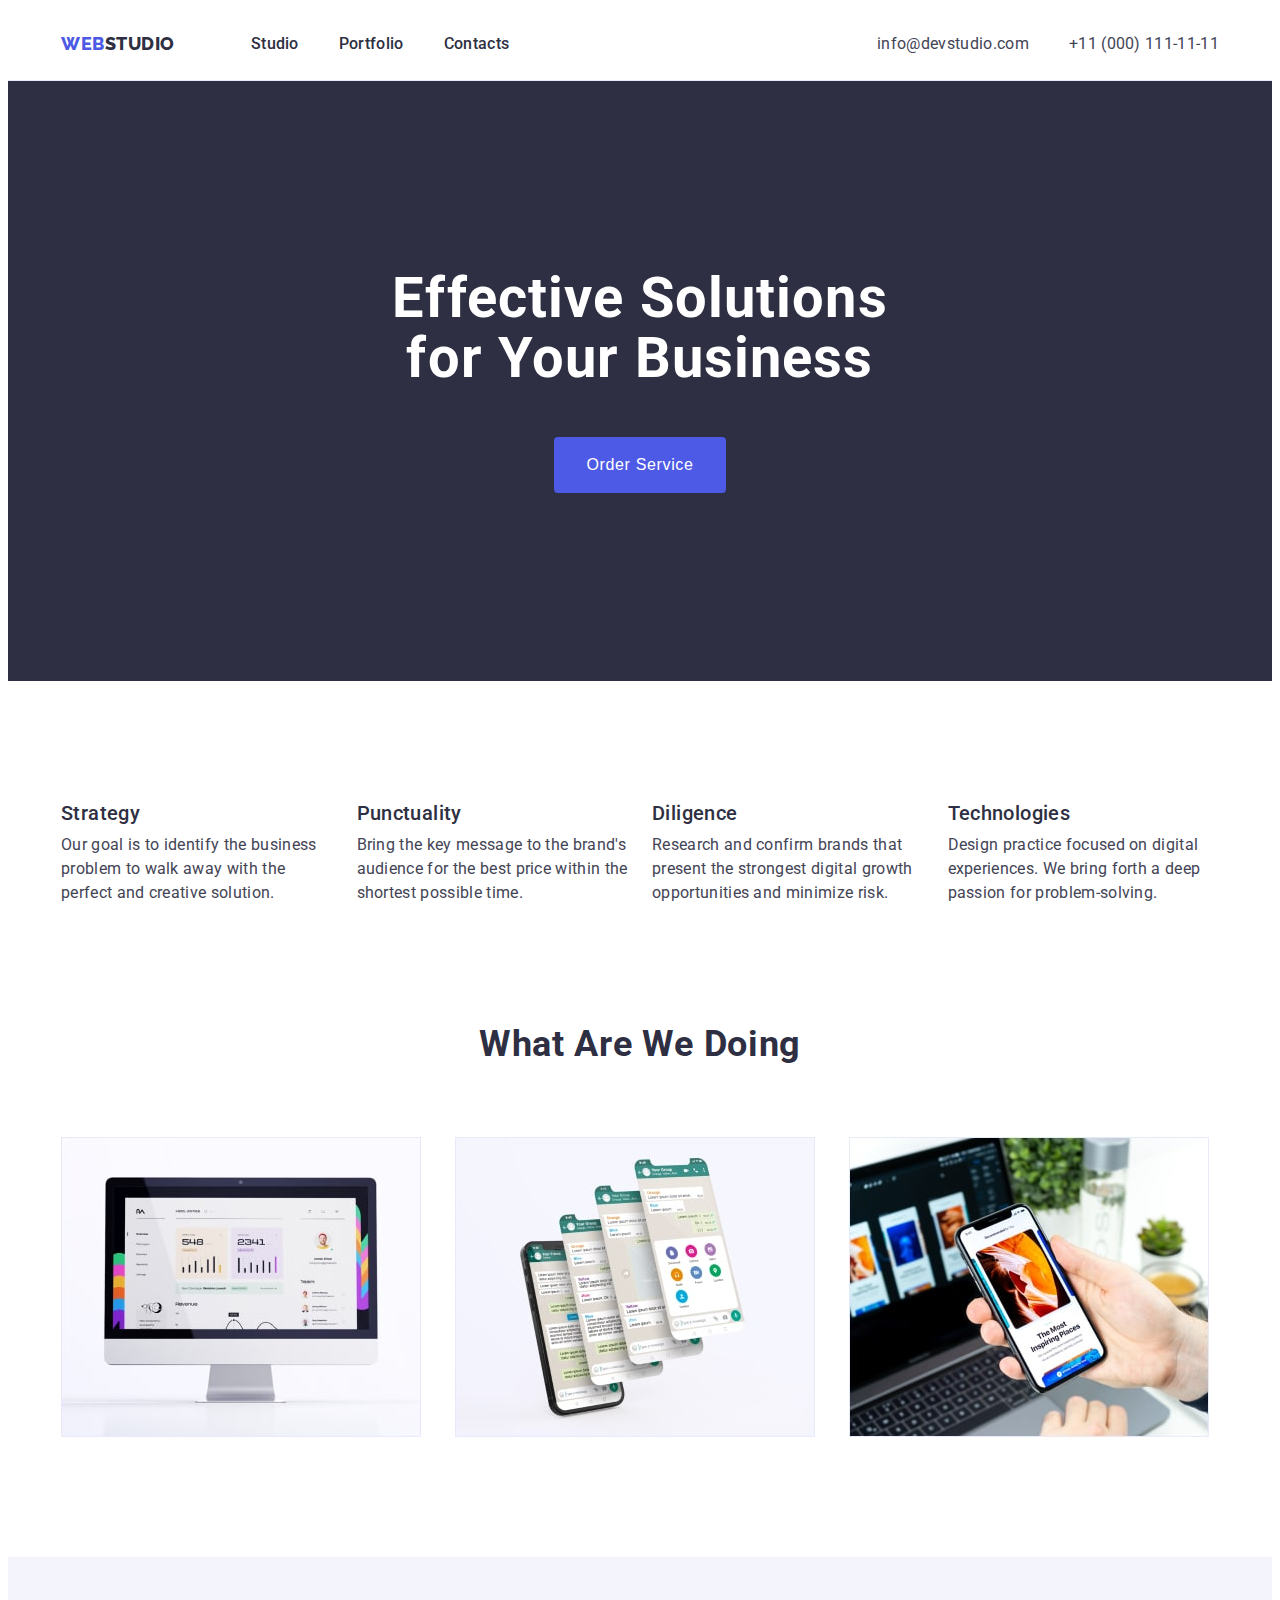
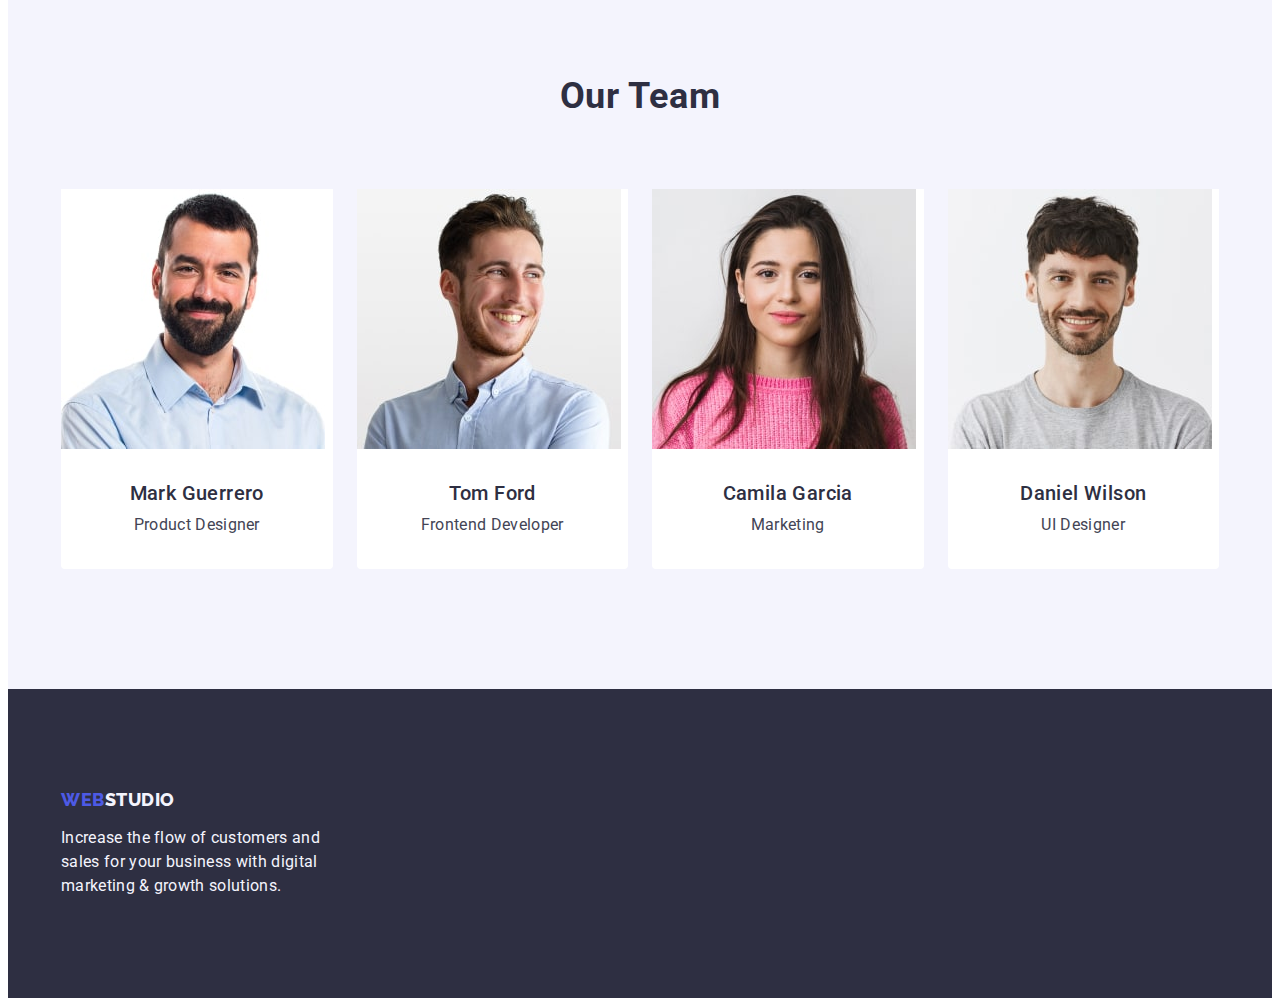
<file: index.html>
<!DOCTYPE html>
<html lang="en">

<head>
    <meta charset="UTF-8">
    <meta http-equiv="X-UA-Compatible" content="IE=edge">
    <meta name="viewport" content="width=device-width, initial-scale=1.0">
    <title>Web Studio</title>
    <link rel="preconnect" href="https://fonts.googleapis.com">
    <link rel="preconnect" href="https://fonts.gstatic.com" crossorigin>
    <link href="https://fonts.googleapis.com/css2?family=Raleway:wght@800&family=Roboto:wght@400;500;700;900&display=swap"
        rel="stylesheet">
    <link rel="stylesheet" href="https://cdnjs.cloudflare.com/ajax/libs/modern-normalize/2.0.0/modern-normalize.min.css"
        integrity="sha512-4xo8blKMVCiXpTaLzQSLSw3KFOVPWhm/TRtuPVc4WG6kUgjH6J03IBuG7JZPkcWMxJ5huwaBpOpnwYElP/m6wg=="
        crossorigin="anonymous" referrerpolicy="no-referrer" />
    <link rel="stylesheet" href="./css/styles.css">
</head>

<body>
    <header class="header">
        <div class="container header-container">
            <nav class="header-nav">
                <a href="./index.html" class="header-logo link">
                    Web<span class="header-logo-last">Studio</span>
                </a>
                <ul class="list header-menu">
                    <li><a href="./index.html" class="header-menu-item link">Studio</a></li>
                    <li><a href="./portfolio.html" class="header-menu-item link">Portfolio</a></li>
                    <li><a href="" class="header-menu-item link">Contacts</a></li>
                </ul>
            </nav>
            <address>
                <ul class="list header-address">
                    <li><a href="mailto:info@devstudio.com" class="header-address-item link">info@devstudio.com</a></li>
                    <li><a href="tel:+110001111111" class="header-address-item link">+11 (000) 111-11-11</a></li>
                </ul>
            </address>
        </div>
    </header>

    <main>
        <section class="hero">
            <div class="container">
                <h1 class="hero-title">Effective Solutions for Your Business</h1>
                <button type="button" class="hero-bottom-text">Order Service</button>
            </div>
        </section>

        <section class="feature">
            <div class="container">
                <h2 class="visually-hidden">Solutions</h2>

                <ul class="list feature-list">
                    <li class="item">
                        <h3 class="feature-list-head">Strategy</h3>
                        <p class="feature-text">
                            Our goal is to identify the business problem to walk away with the perfect and creative solution.
                        </p>
                    </li>
                    <li class="item">
                        <h3 class="feature-list-head">Punctuality</h3>
                        <p class="feature-text">
                            Bring the key message to the brand's audience for the best price within the shortest possible time.
                        </p>
                    </li>
                    <li class="item">
                        <h3 class="feature-list-head">Diligence</h3>
                        <p class="feature-text">
                            Research and confirm brands that present the strongest digital growth opportunities and minimize risk.
                        </p>
                    </li>
                    <li class="item">
                        <h3 class="feature-list-head">Technologies</h3>
                        <p class="feature-text">
                            Design practice focused on digital experiences. We bring forth a deep passion for problem-solving.
                        </p>
                    </li>
                </ul>

            </div>
        </section>

        <section class="doing">
            <div class="container">
                <h2 class="doing-head">What are we doing</h2>
                <ul class="link list doing-list">
                    <li class="item">
                        <img src="./images/doing/doing1.jpg" alt="Desktop" width="360" height="300" />
                    </li>
                    <li class="item">
                        <img src="./images/doing/doing2.jpg" alt="App for Mobile" width="360" height="300" />
                    </li>
                    <li class="item">
                        <img src="./images/doing/doing3.jpg" alt="Laptop" width="360" height="300" />
                    </li>
                </ul>
            </div>
        </section>

        <section class="team">
            <div class="container">
                <h2 class="team-head">Our Team</h2>

                <ul class="list team-list">
                    <li class="team-list-item">
                        <img src="./images/team/team1.jpg" alt="Mark Guerrero" width="264" height="260" />
                        <div class="team-list-name">
                            <h3 class="team-h">Mark Guerrero</h3>
                            <p class="team-p">Product Designer</p>
                        </div>
                    </li>
                    <li class="team-list-item">
                        <img src="./images/team/team2.jpg" alt="Tom Ford" width="264" height="260" />
                        <div class="team-list-name">
                            <h3 class="team-h">Tom Ford</h3>
                            <p class="team-p">Frontend Developer</p>
                        </div>
                    </li>
                    <li class="team-list-item">
                        <img src="./images/team/team3.jpg" alt="Camila Garcia" width="264" height="260" />
                        <div class="team-list-name">
                            <h3 class="team-h">Camila Garcia</h3>
                            <p class="team-p">Marketing</p>
                        </div>
                    </li>
                    <li class="team-list-item">
                        <img src="./images/team/team4.jpg" alt="Daniel Wilson" width="264" height="260" />
                        <div class="team-list-name">
                            <h3 class="team-h">Daniel Wilson</h3>
                            <p class="team-p">UI Designer</p>
                        </div>
                    </li>
                </ul>

            </div>
        </section>

    </main>

    <footer class="footer">
        <div class="container">
            <a href="./index.html" class="footer-logo link">
                Web<span class="footer-logo-last">Studio</span>
            </a>
            <p class="footer-title">
                Increase the flow of customers and sales for your business with digital marketing & growth solutions.
            </p>
        </div>
    </footer>
    
</body>
</html>
</file>
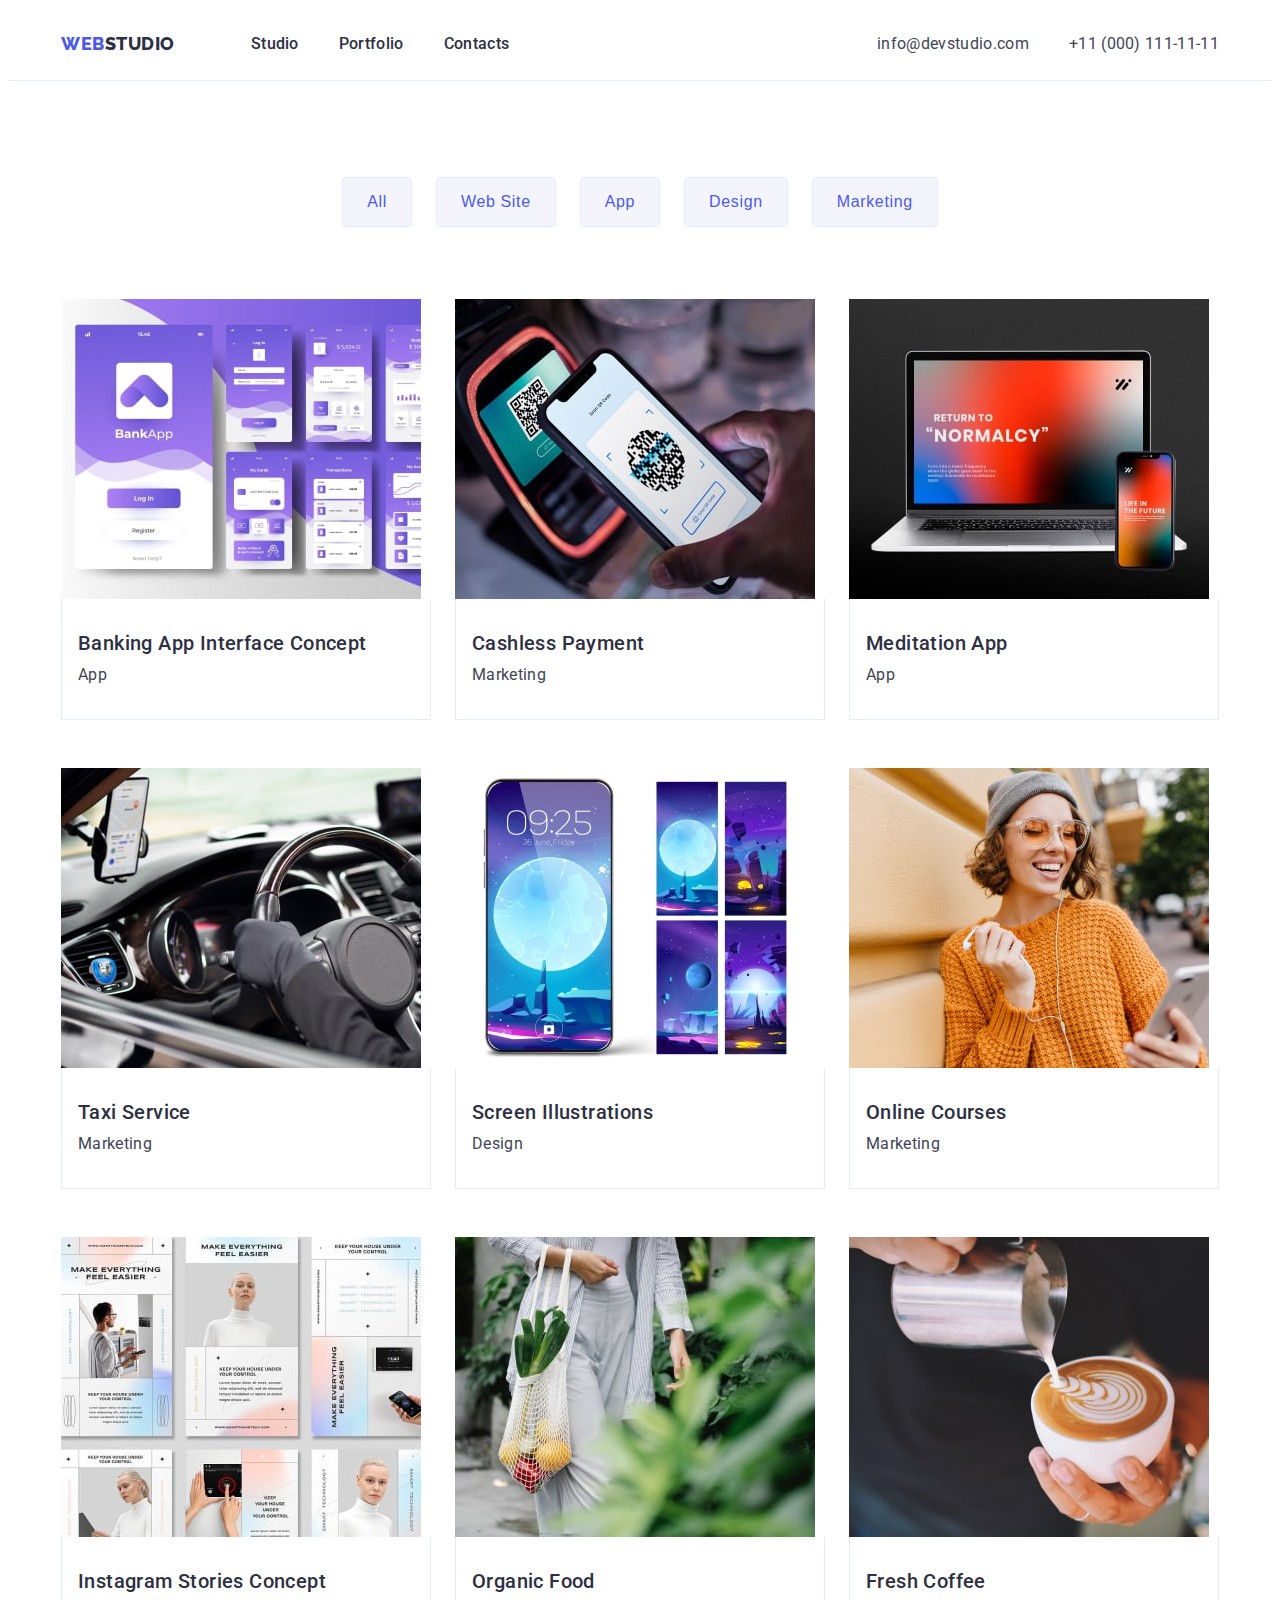
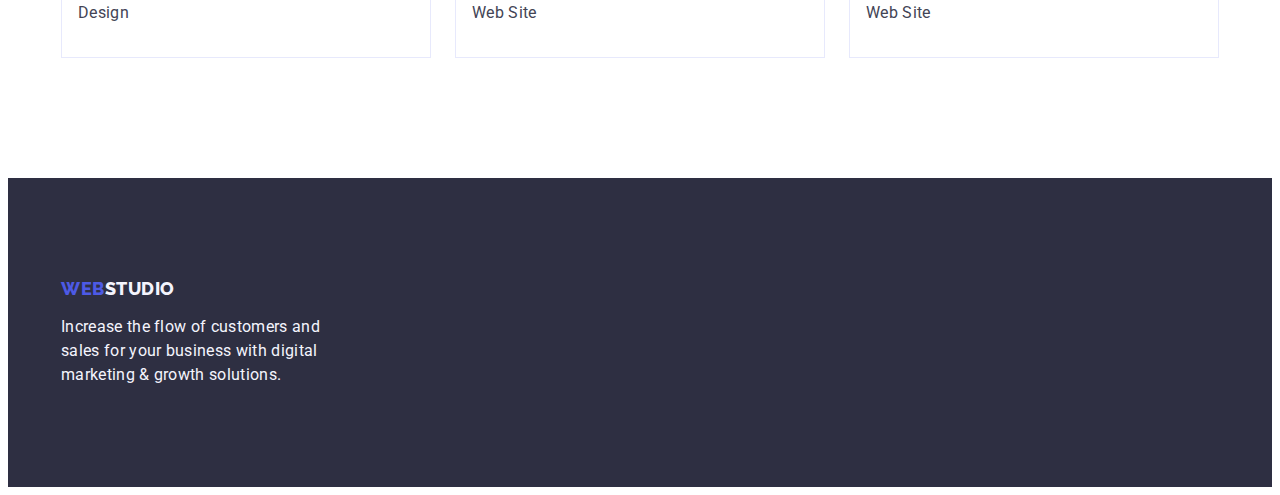
<file: portfolio.html>
<!DOCTYPE html>
<html lang="en">

<head>
    <meta charset="UTF-8">
    <meta http-equiv="X-UA-Compatible" content="IE=edge">
    <meta name="viewport" content="width=device-width, initial-scale=1.0">
    <title>Web Studio</title>
    <link rel="preconnect" href="https://fonts.googleapis.com">
    <link rel="preconnect" href="https://fonts.gstatic.com" crossorigin>
    <link href="https://fonts.googleapis.com/css2?family=Raleway:wght@800&family=Roboto:wght@400;500;700;900&display=swap"
        rel="stylesheet">
    <link rel="stylesheet" href="https://cdnjs.cloudflare.com/ajax/libs/modern-normalize/2.0.0/modern-normalize.min.css"
        integrity="sha512-4xo8blKMVCiXpTaLzQSLSw3KFOVPWhm/TRtuPVc4WG6kUgjH6J03IBuG7JZPkcWMxJ5huwaBpOpnwYElP/m6wg=="
        crossorigin="anonymous" referrerpolicy="no-referrer" />
    <link rel="stylesheet" href="./css/styles.css">
</head>

<body>
    <header class="header">
        <div class="container header-container">
            <nav class="header-nav">
                <a href="./index.html" class="header-logo link">
                    Web<span class="header-logo-last">Studio</span>
                </a>
                <ul class="list header-menu">
                    <li><a href="./index.html" class="header-menu-item link">Studio</a></li>
                    <li><a href="./portfolio.html" class="header-menu-item link">Portfolio</a></li>
                    <li><a href="" class="header-menu-item link">Contacts</a></li>
                </ul>
            </nav>
            <address>
                <ul class="list header-address">
                    <li><a href="mailto:info@devstudio.com" class="header-address-item link">info@devstudio.com</a></li>
                    <li><a href="tel:+110001111111" class="header-address-item link">+11 (000) 111-11-11</a></li>
                </ul>
            </address>
        </div>
    </header>

    <main>
        <section class="filter">
            <div class="container">
                <h1 class="visually-hidden">Portfolio</h1>
                <ul class="list filter-list">
                    <li><button type="button" class="filter-btn">All</button></li>
                    <li><button type="button" class="filter-btn">Web Site</button></li>
                    <li><button type="button" class="filter-btn">App</button></li>
                    <li><button type="button" class="filter-btn">Design</button></li>
                    <li><button type="button" class="filter-btn">Marketing</button></li>
                </ul>

                <ul class="list card-list">
                    <li class="item">
                        <a href="" class="link">
                            <img src="./images/portfolio/BankingApp221-min.jpg" alt="Banking App Interface Concept" width="360" height="300" />
                            <div class="card-list-container">
                                <h2 class="card-list-h">Banking App Interface Concept</h2>
                                <p class="card-list-p">App</p>
                            </div>
                        </a>
                    </li>
                    <li class="item">
                        <a href="" class="link">
                            <img src="./images/portfolio/CashlessPayment222-min.jpg" alt="Cashless Payment" width="360" height="300" />
                            <div class="card-list-container">
                                <h2 class="card-list-h">Cashless Payment</h2>
                                <p class="card-list-p">Marketing</p>
                            </div>
                        </a>
                    </li>
                    <li class="item">
                        <a href="" class="link">
                            <img src="./images/portfolio/Medition223-min.jpg" alt="Meditation App" width="360" height="300" />
                            <div class="card-list-container">
                                <h2 class="card-list-h">Meditation App</h2>
                                <p class="card-list-p">App</p>
                            </div>
                        </a>
                    </li>
                    <li class="item">
                        <a href="" class="link">
                            <img src="./images/portfolio/TaxiService231-min.jpg" alt="Taxi Service" width="360" height="300" />
                            <div class="card-list-container">
                                <h2 class="card-list-h">Taxi Service</h2>
                                <p class="card-list-p">Marketing</p>
                            </div>
                        </a>
                    </li>
                    <li class="item">
                        <a href="" class="link">
                            <img src="./images/portfolio/ScreenIllusrations232-min.jpg" alt="Screen Illustrations" width="360" height="300" />
                            <div class="card-list-container">
                                <h2 class="card-list-h">Screen Illustrations</h2>
                                <p class="card-list-p">Design</p>
                            </div>
                        </a>
                    </li>
                    <li class="item">
                        <a href="" class="link">
                            <img src="./images/portfolio/OnlineCourses233-min.jpg" alt="Online Courses" width="360" height="300" />
                            <div class="card-list-container">
                                <h2 class="card-list-h">Online Courses</h2>
                                <p class="card-list-p">Marketing</p>
                            </div>
                        </a>
                    </li>
                    <li class="item">
                        <a href="" class="link">
                            <img src="./images/portfolio/InstagramStoriesConcept241-min.jpg" alt="Instagram Stories Concept" width="360" height="300" />
                            <div class="card-list-container">
                                <h2 class="card-list-h">Instagram Stories Concept</h2>
                                <p class="card-list-p">Design</p>
                            </div>
                        </a>
                    </li>
                    <li class="item">
                        <a href="" class="link">
                            <img src="./images/portfolio/OrganicFood242-min.jpg" alt="Organic Food" width="360" height="300" />
                            <div class="card-list-container">
                                <h2 class="card-list-h">Organic Food</h2>
                                <p class="card-list-p">Web Site</p>
                            </div>
                        </a>
                    </li>
                    <li class="item">
                        <a href="" class="link">
                            <img src="./images/portfolio/FreshCoffee243-min.jpg" alt="Fresh Coffee" width="360" height="300" />
                            <div class="card-list-container">
                                <h2 class="card-list-h">Fresh Coffee</h2>
                                <p class="card-list-p">Web Site</p>
                            </div>
                        </a>
                    </li>
                </ul>
            </div>
        </section>
    </main>

    <footer class="footer">
        <div class="container">
            <a href="./index.html" class="footer-logo link">
                Web<span class="footer-logo-last">Studio</span>
            </a>
            <p class="footer-title">
                Increase the flow of customers and sales for your business with digital marketing & growth solutions.
            </p>
        </div>
    </footer>
    
</html>
</file>
<file: css/styles.css>
:root {
    --primary-brand: #4D5AE5;
    --pressed-state: #404BBF;
    --dark: #2E2F42;
    --success: #31D0AA;
    --text: #434455;
    --subtle-text: #8E8F99;
    --accent: #E7E9FC;
    --light: #F4F4FD;
    --modal-overlay: #ABACB3;
    --hero-background: #6D6D7B;
    --white-background: #FFFFFF;
    --modal-background: #FCFCFC;
    --primaty-font: 'Roboto', sans-serif;
    --card-set-gap: 24px;   
}

body {
    font-family: var(--primaty-font);
    background-color: var(--white-background);
    color: var(--text);
}

p,
h1,
h2,
h3,
h4,
h5,
h6 {
    margin-top: 0;
    margin-bottom: 0;
}

ul,
ol {
    margin-top: 0;
    margin-bottom: 0;
    padding-left: 0;
}

.list {
    list-style-type: none;
}

.link {
    text-decoration: none;
}

button {
    cursor: pointer;
}

img {
    display: block;
    max-width: 100%;
}

.visually-hidden {
    position: absolute;
    width: 1px;
    height: 1px;
    margin: -1px;
    border: 0;
    padding: 0;
    white-space: nowrap;
    clip-path: inset(100%);
    clip: rect(0 0 0 0);
    overflow: hidden;
}

.container {
    max-width: 1158px;
    padding-right: 15px;
    padding-left: 15px;
    margin-left: auto;
    margin-right: auto;
}

/**-------------- HEADER------------------ */

.header {
    background-color: var(--bg-color);
    border-bottom: 1px solid var(--accent);
}

.header-container {
    display: flex;
    align-items: center;
    justify-content: space-between;
}

.header-nav {
    display: flex;
    align-items: center;
}

.header-logo {
    font-family: 'Raleway', sans-serif;
    font-weight: 800;
    font-size: 18px;
    line-height: 1.17;
    letter-spacing: 0.03em;
    text-transform: uppercase;
    color: var(--primary-brand);
    margin-right: 76px;
}

.header-logo-last {
    color: var(--dark);
}

.header-menu {
    display: flex;
    align-items: center;
    gap: 40px;
}

.header-menu-item {
    font-weight: 500;
    font-size: 16px;
    line-height: 1.5;
    letter-spacing: 0.02em;
    color: var(--dark);
    padding: 24px 0;
}

.header-menu-item:hover,
.header-menu-item:focus {
    color: var(--pressed-state);
}

.header-address {
    color: var(--dark);
    display: flex;
    align-items: center;
    padding: 24px 0;
    gap: 40px;
}

.header-address-item {
    font-style: normal;
    font-size: 16px;
    line-height: 1.5;
    letter-spacing: 0.02em;
    color: var(--text);
}

.header-address-item:hover,
.header-address-item:focus {
    color: var(--pressed-state);
}

/**-------------- HERO------------------ */

.hero {
    background: var(--dark);
    padding: 188px 0px;
}

.hero-title {
    font-size: 56px;
    line-height: 1.07;
    text-align: center;
    letter-spacing: 0.02em;
    color: var(--white-background);

    margin-left: auto;
    margin-right: auto;
    margin-bottom: 48px;
    max-width: 496px;

}

.hero-bottom-text {
    font-weight: 500;
    font-size: 16px;
    line-height: 1.5;
    background: var(--primary-brand);
    color: var(--white-background);
    letter-spacing: 0.04em;

    padding: 16px 32px;
    border: none;
    border-radius: 4px;
    display: block;
    margin: 0 auto;
    min-width: 169px;
    height: 56px;

}

.hero-bottom-text:hover,
.hero-bottom-text:focus {
    background: var(--pressed-state);
}

/**-------------- Feature--------------- */

.feature {
    padding: 120px 0;;
}

.feature-list {
    display: flex;
    gap: 24px;
}

.feature-list>.item {
    flex-basis: calc((100% - 72px) / 4);
}

.feature-list-head {
    font-weight: 500;
    font-size: 20px;
    line-height: 1.2;
    letter-spacing: 0.02em;
    color: var(--dark);
    margin-bottom: 8px;
}

.feature-text {
    font-size: 16px;
    line-height: 1.5;
    letter-spacing: 0.02em;
    color: var(--text);
}

/**-------------- doing------------------ */

.doing {
    padding-bottom: 120px;
}

.doing-head {
    font-size: 36px;
    line-height: 1.11;
    text-align: center;
    letter-spacing: 0.02em;
    text-transform: capitalize;
    color: var(--dark);
    margin-bottom: 72px;
}

.doing-list {
    display: flex;
    gap: 24px;
}

.doing-list>.item {
    flex-basis: calc((100% - 48px) / 3);
}

/**-------------- Team------------------ */

.team {
    background: var(--light);
    padding: 120px 0;
} 

.team-head {
    font-size: 36px;
    line-height: 1.11;
    text-align: center;
    letter-spacing: 0.02em;
    text-transform: capitalize;
    color: var(--dark);
    margin-bottom: 72px;
}

.team-list {
    display: flex;
    gap: 24px;
}

.team-list-item {
    background-color: var(--white-background);
    flex-basis: calc((100% - 72px) / 4);
    border-radius: 0px 0px 4px 4px;
}

.team-list-name {
    padding: 32px 0;
}

.team-h {
    font-weight: 500;
    font-size: 20px;
    line-height: 1.2;
    text-align: center;
    letter-spacing: 0.02em;
    color: var(--dark);
    margin-bottom: 8px;
}

.team-p {
    font-size: 16px;
    line-height: 1.5;
    text-align: center;
    letter-spacing: 0.02em;
    color: var(--text);
}

/**============== Portfolio ============= */

/**------------- Filter btn------------- */

.filter {
    padding: 96px 0px 120px 0px;
}

.filter-list {
    display: flex;
    justify-content: center;
    gap: 24px;
    margin-bottom: 72px;
}

.filter-btn {
    padding: 12px 24px;
    border: 1px solid var(--accent);
    border-radius: 4px;

    font-weight: 500;
    font-size: 16px;
    line-height: 1.5;
    text-align: center;
    letter-spacing: 0.04em;
    background-color: var(--light);
    color: var(--primary-brand);
}

.filter-btn:hover,
.filter-btn:focus {
    background-color: var(--pressed-state);
    color: var(--white-background);
    border: 1px solid transparent
}

/**------------- Project card------------- */

.card-list {
    display: flex;
    flex-wrap: wrap;
    column-gap: 24px;
    row-gap: 48px;
}

.card-list-container {
    padding: 32px 16px;
    border: 1px solid var(--accent);
    border-top: none;
}

.card-list>.item {
    flex-basis: calc((100% - 48px) / 3);
}

.card-list-h {
    font-weight: 500;
    font-size: 20px;
    line-height: 1.2;
    letter-spacing: 0.02em;
    color: var(--dark);
    margin-bottom: 8px;
}

.card-list-p {
    font-size: 16px;
    line-height: 1.5;
    letter-spacing: 0.02em;
    color: var(--text);
}

/**-------------- Footer------------------ */

.footer {
    background-color: var(--dark);
    padding: 100px 0;
}

.footer-logo {
    font-family: 'Raleway', sans-serif;
    font-weight: 800;
    font-size: 18px;
    line-height: 1.17;
    letter-spacing: 0.03em;
    text-transform: uppercase;
    color: var(--primary-brand);
    display: inline-block;
    margin-bottom: 16px;
}

.footer-logo-last {
    color: var(--light);
}

.footer-title {
    font-size: 16px;
    line-height: 1.5;
    letter-spacing: 0.02em;
    color: var(--light);
    width: 264px;
}
</file>
